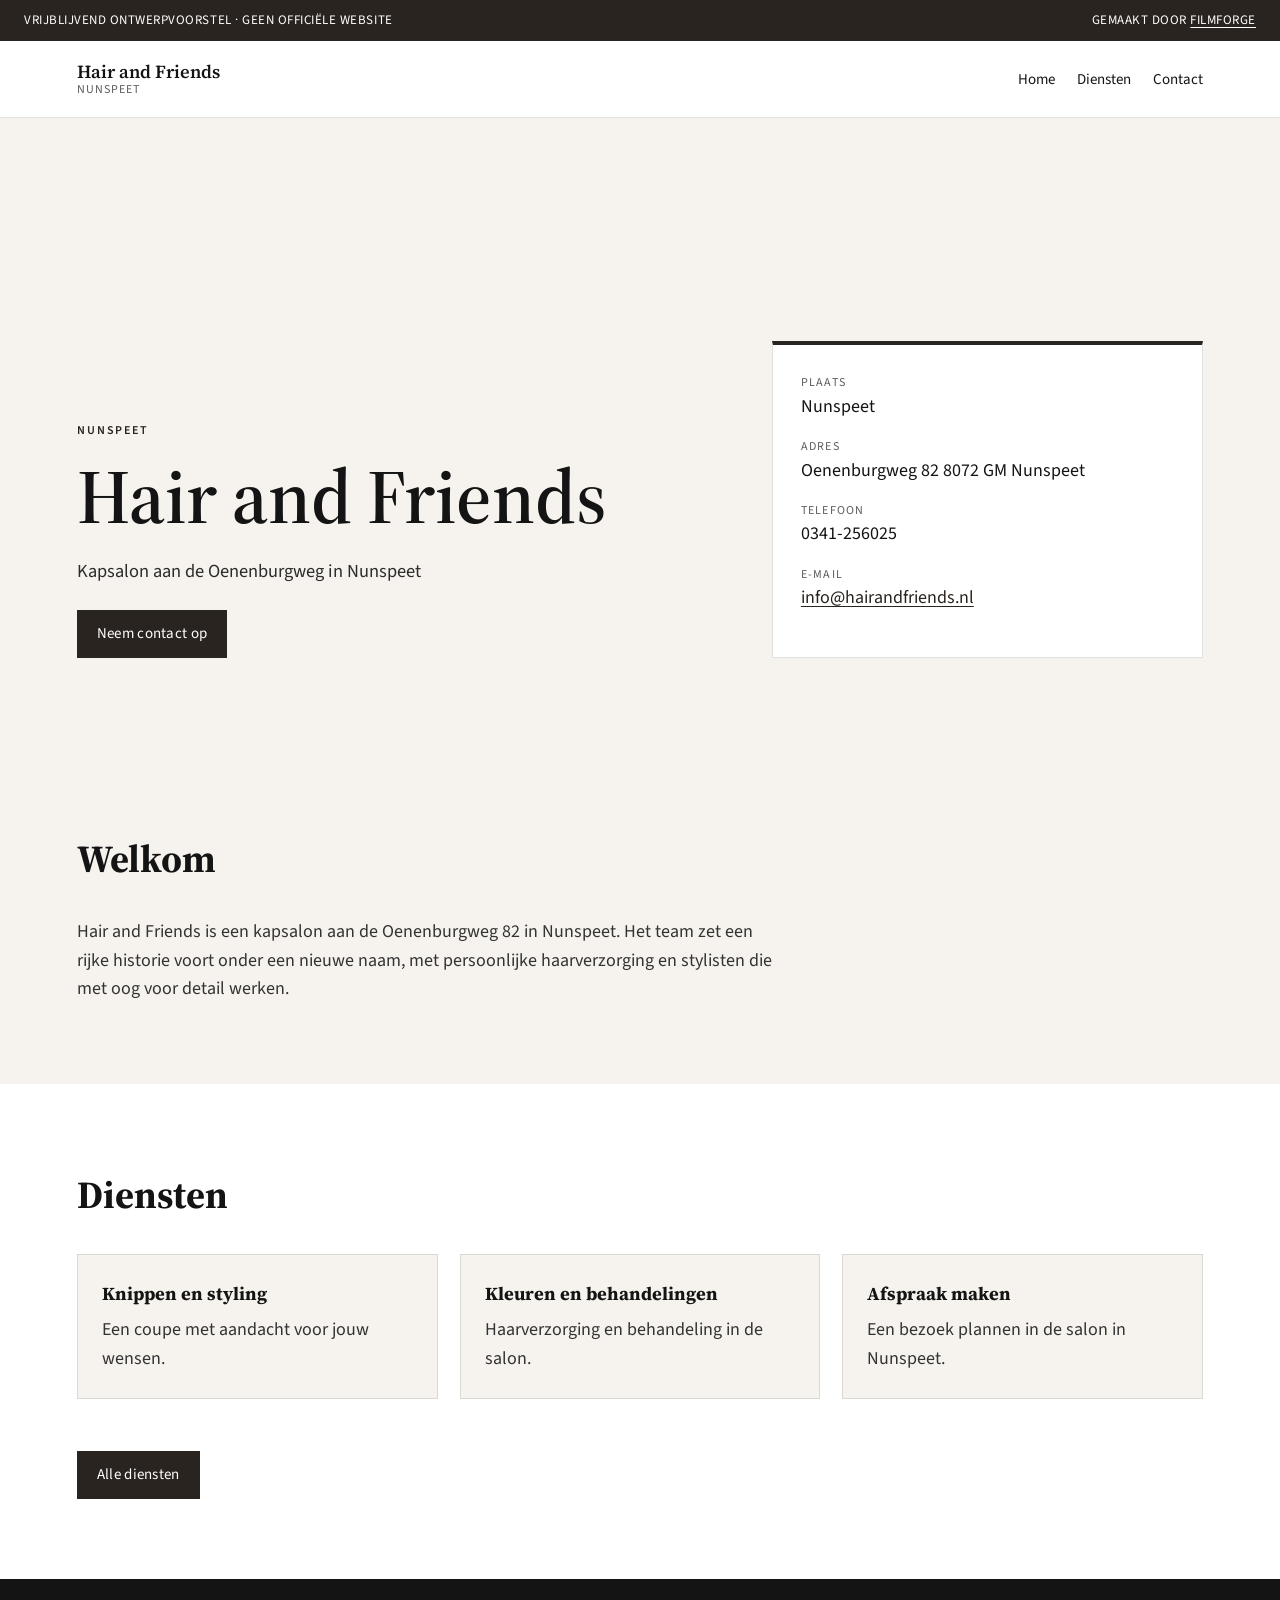
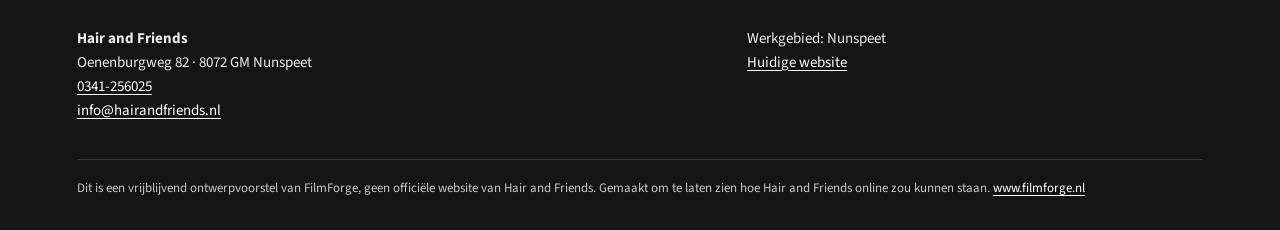
<file: index.html>
<!doctype html>
<html lang="nl">
<head>
<meta charset="utf-8">
<meta name="viewport" content="width=device-width, initial-scale=1">
<meta name="robots" content="noindex, nofollow">
<title>Hair and Friends · Nunspeet</title>
<meta name="description" content="Hair and Friends in Nunspeet — vrijblijvend ontwerpvoorstel van FilmForge.">
<link rel="preconnect" href="https://fonts.googleapis.com">
<link rel="preconnect" href="https://fonts.gstatic.com" crossorigin>
<link href="https://fonts.googleapis.com/css2?family=Source+Sans+3:wght@400;600&family=Source+Serif+4:opsz,wght@8..60,500;8..60,600&display=swap" rel="stylesheet">
<link rel="stylesheet" href="style.css">
</head>
<body>
<div class="ff-banner">
  <span>Vrijblijvend ontwerpvoorstel · geen officiële website</span>
  <span>Gemaakt door <a href="https://www.filmforge.nl" rel="noopener">FilmForge</a></span>
</div>
<header class="nav">
  <a class="brand" href="index.html">Hair and Friends<small>Nunspeet</small></a>
  <nav>
    <ul>
      <li><a href="index.html" aria-current="page">Home</a></li>
      <li><a href="diensten.html">Diensten</a></li>
      <li><a href="contact.html">Contact</a></li>
    </ul>
  </nav>
</header>

<section class="hero">
  <div>
    <p class="eyebrow">Nunspeet</p>
    <h1>Hair and Friends</h1>
    <p class="lede">Kapsalon aan de Oenenburgweg in Nunspeet</p>
    <a class="cta" href="contact.html">Neem contact op</a>
  </div>
  
    <aside class="hero-aside">
      <dl>
        <dt>Plaats</dt><dd>Nunspeet</dd>
        <dt>Adres</dt><dd>Oenenburgweg 82 8072 GM Nunspeet</dd>
        <dt>Telefoon</dt><dd>0341-256025</dd>
        <dt>E-mail</dt><dd><a href="mailto:info@hairandfriends.nl">info@hairandfriends.nl</a></dd>
      </dl>
    </aside>
</section>
<section class="section">
  <div class="prose">
    <h2>Welkom</h2>
    <p>Hair and Friends is een kapsalon aan de Oenenburgweg 82 in Nunspeet. Het team zet een rijke historie voort onder een nieuwe naam, met persoonlijke haarverzorging en stylisten die met oog voor detail werken.</p>
  </div>
</section>
<section class="section alt">
  <h2>Diensten</h2>
  <div class="grid"><article class="card"><h3>Knippen en styling</h3><p>Een coupe met aandacht voor jouw wensen.</p></article>
<article class="card"><h3>Kleuren en behandelingen</h3><p>Haarverzorging en behandeling in de salon.</p></article>
<article class="card"><h3>Afspraak maken</h3><p>Een bezoek plannen in de salon in Nunspeet.</p></article></div>
  <p style="margin-top:28px"><a class="cta" href="diensten.html">Alle diensten</a></p>
</section>

<footer class="site">
  <div class="footer-grid">
    <div>
      <strong>Hair and Friends</strong>
      <p>Oenenburgweg 82 · 8072 GM Nunspeet</p>
      <p><a href="tel:0341-256025">0341-256025</a></p>
      <p><a href="mailto:info@hairandfriends.nl">info@hairandfriends.nl</a></p>
    </div>
    <div>
      <p>Werkgebied: Nunspeet</p>
      <p><a href="https://hairandfriends.nl/">Huidige website</a></p>
    </div>
  </div>
  <p class="ff-note">Dit is een vrijblijvend ontwerpvoorstel van FilmForge, geen officiële website van Hair and Friends. Gemaakt om te laten zien hoe Hair and Friends online zou kunnen staan. <a href="https://www.filmforge.nl">www.filmforge.nl</a></p>
</footer>
</body>
</html>
</file>
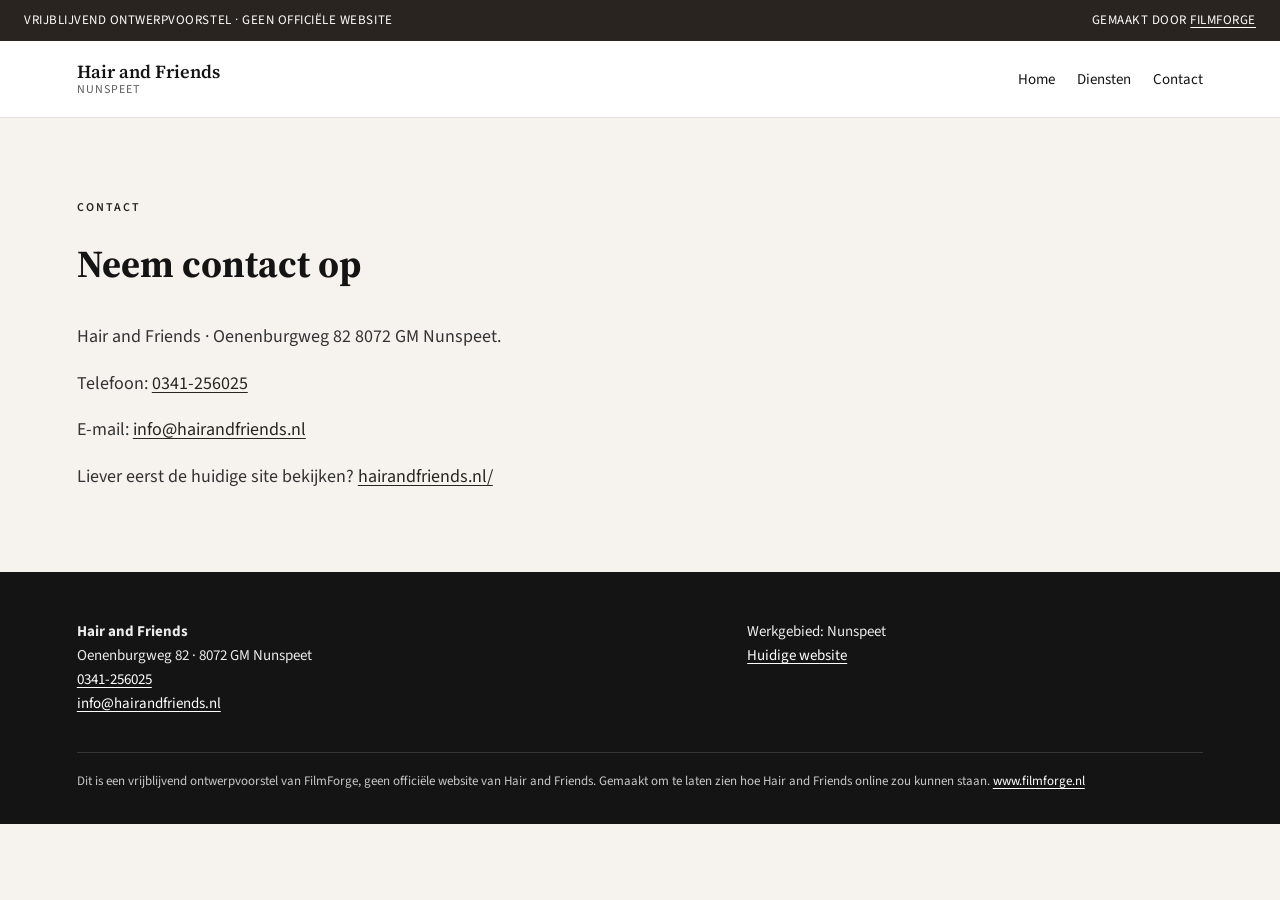
<file: contact.html>
<!doctype html>
<html lang="nl">
<head>
<meta charset="utf-8">
<meta name="viewport" content="width=device-width, initial-scale=1">
<meta name="robots" content="noindex, nofollow">
<title>Contact · Hair and Friends</title>
<meta name="description" content="Hair and Friends in Nunspeet — vrijblijvend ontwerpvoorstel van FilmForge.">
<link rel="preconnect" href="https://fonts.googleapis.com">
<link rel="preconnect" href="https://fonts.gstatic.com" crossorigin>
<link href="https://fonts.googleapis.com/css2?family=Source+Sans+3:wght@400;600&family=Source+Serif+4:opsz,wght@8..60,500;8..60,600&display=swap" rel="stylesheet">
<link rel="stylesheet" href="style.css">
</head>
<body>
<div class="ff-banner">
  <span>Vrijblijvend ontwerpvoorstel · geen officiële website</span>
  <span>Gemaakt door <a href="https://www.filmforge.nl" rel="noopener">FilmForge</a></span>
</div>
<header class="nav">
  <a class="brand" href="index.html">Hair and Friends<small>Nunspeet</small></a>
  <nav>
    <ul>
      <li><a href="index.html">Home</a></li>
      <li><a href="diensten.html">Diensten</a></li>
      <li><a href="contact.html" aria-current="page">Contact</a></li>
    </ul>
  </nav>
</header>

<section class="section">
  <p class="eyebrow">Contact</p>
  <h2>Neem contact op</h2>
  <div class="prose">
    <p>Hair and Friends · Oenenburgweg 82 8072 GM Nunspeet.</p>
    <p>Telefoon: <a href='tel:0341-256025'>0341-256025</a></p>
    <p>E-mail: <a href="mailto:info@hairandfriends.nl">info@hairandfriends.nl</a></p>
    
    <p>Liever eerst de huidige site bekijken? <a href="https://hairandfriends.nl/">hairandfriends.nl/</a></p>
  </div>
</section>

<footer class="site">
  <div class="footer-grid">
    <div>
      <strong>Hair and Friends</strong>
      <p>Oenenburgweg 82 · 8072 GM Nunspeet</p>
      <p><a href="tel:0341-256025">0341-256025</a></p>
      <p><a href="mailto:info@hairandfriends.nl">info@hairandfriends.nl</a></p>
    </div>
    <div>
      <p>Werkgebied: Nunspeet</p>
      <p><a href="https://hairandfriends.nl/">Huidige website</a></p>
    </div>
  </div>
  <p class="ff-note">Dit is een vrijblijvend ontwerpvoorstel van FilmForge, geen officiële website van Hair and Friends. Gemaakt om te laten zien hoe Hair and Friends online zou kunnen staan. <a href="https://www.filmforge.nl">www.filmforge.nl</a></p>
</footer>
</body>
</html>
</file>
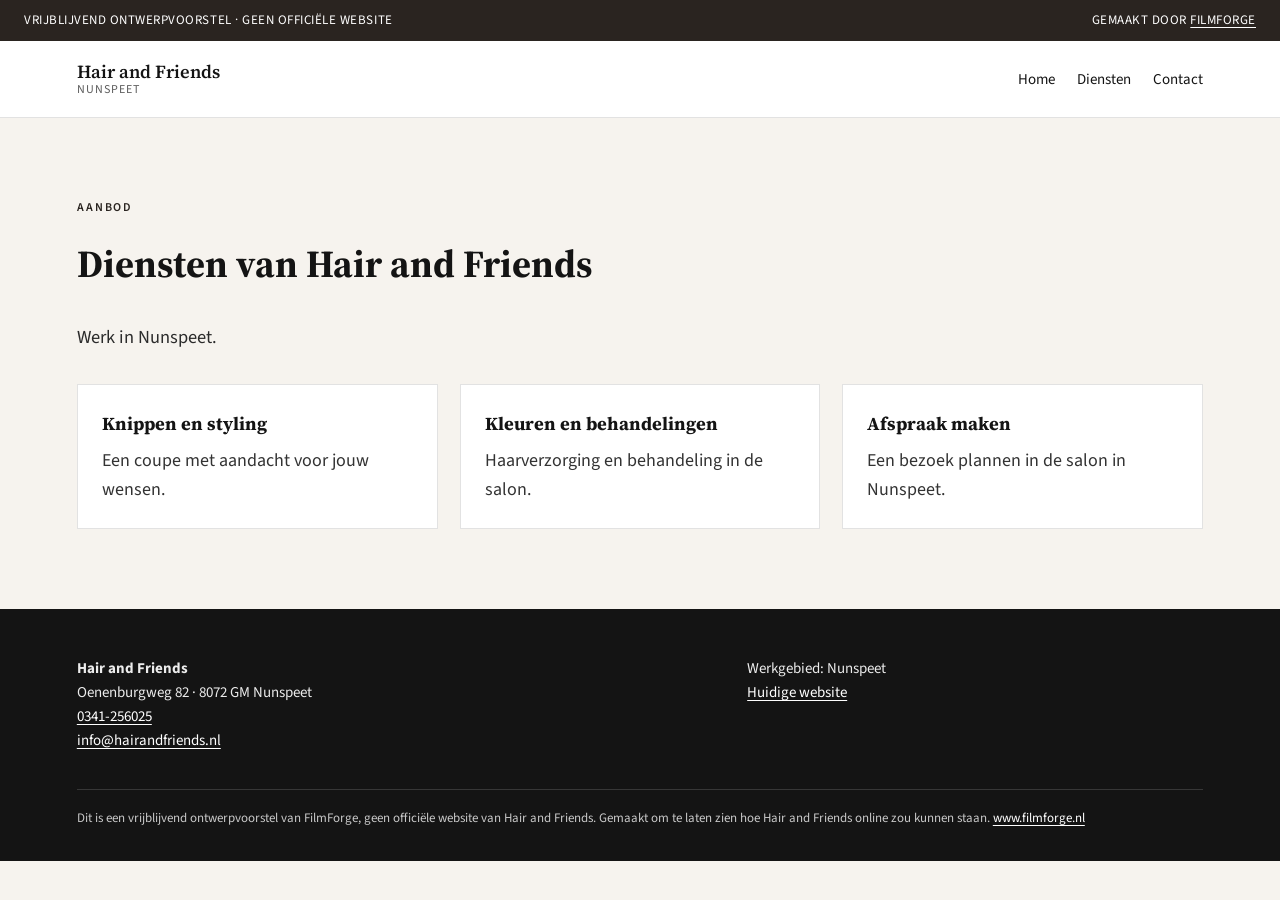
<file: diensten.html>
<!doctype html>
<html lang="nl">
<head>
<meta charset="utf-8">
<meta name="viewport" content="width=device-width, initial-scale=1">
<meta name="robots" content="noindex, nofollow">
<title>Diensten · Hair and Friends</title>
<meta name="description" content="Hair and Friends in Nunspeet — vrijblijvend ontwerpvoorstel van FilmForge.">
<link rel="preconnect" href="https://fonts.googleapis.com">
<link rel="preconnect" href="https://fonts.gstatic.com" crossorigin>
<link href="https://fonts.googleapis.com/css2?family=Source+Sans+3:wght@400;600&family=Source+Serif+4:opsz,wght@8..60,500;8..60,600&display=swap" rel="stylesheet">
<link rel="stylesheet" href="style.css">
</head>
<body>
<div class="ff-banner">
  <span>Vrijblijvend ontwerpvoorstel · geen officiële website</span>
  <span>Gemaakt door <a href="https://www.filmforge.nl" rel="noopener">FilmForge</a></span>
</div>
<header class="nav">
  <a class="brand" href="index.html">Hair and Friends<small>Nunspeet</small></a>
  <nav>
    <ul>
      <li><a href="index.html">Home</a></li>
      <li><a href="diensten.html" aria-current="page">Diensten</a></li>
      <li><a href="contact.html">Contact</a></li>
    </ul>
  </nav>
</header>

<section class="section">
  <p class="eyebrow">Aanbod</p>
  <h2>Diensten van Hair and Friends</h2>
  <p class="lede" style="margin-bottom:32px">Werk in Nunspeet.</p>
  <div class="grid"><article class="card"><h3>Knippen en styling</h3><p>Een coupe met aandacht voor jouw wensen.</p></article>
<article class="card"><h3>Kleuren en behandelingen</h3><p>Haarverzorging en behandeling in de salon.</p></article>
<article class="card"><h3>Afspraak maken</h3><p>Een bezoek plannen in de salon in Nunspeet.</p></article></div>
</section>

<footer class="site">
  <div class="footer-grid">
    <div>
      <strong>Hair and Friends</strong>
      <p>Oenenburgweg 82 · 8072 GM Nunspeet</p>
      <p><a href="tel:0341-256025">0341-256025</a></p>
      <p><a href="mailto:info@hairandfriends.nl">info@hairandfriends.nl</a></p>
    </div>
    <div>
      <p>Werkgebied: Nunspeet</p>
      <p><a href="https://hairandfriends.nl/">Huidige website</a></p>
    </div>
  </div>
  <p class="ff-note">Dit is een vrijblijvend ontwerpvoorstel van FilmForge, geen officiële website van Hair and Friends. Gemaakt om te laten zien hoe Hair and Friends online zou kunnen staan. <a href="https://www.filmforge.nl">www.filmforge.nl</a></p>
</footer>
</body>
</html>
</file>
<file: style.css>
:root {
  --ink: #141414;
  --muted: #5c5c5c;
  --paper: #f6f3ee;
  --card: #ffffff;
  --accent: #2a2420;
  --accent-2: #2a24202;
  --line: rgba(20,20,20,.12);
}
* { box-sizing: border-box; margin: 0; padding: 0; }
html { scroll-behavior: smooth; }
body {
  font-family: "Source Sans 3", "Segoe UI", sans-serif;
  color: var(--ink);
  background: var(--paper);
  line-height: 1.6;
  font-size: 18px;
}
a { color: var(--accent); text-decoration-thickness: 1px; text-underline-offset: 3px; }
img { max-width: 100%; }
.ff-banner {
  background: var(--accent);
  color: #fff;
  font-size: 13px;
  letter-spacing: .04em;
  text-transform: uppercase;
  padding: 10px 24px;
  display: flex;
  justify-content: space-between;
  gap: 16px;
  flex-wrap: wrap;
}
.ff-banner a { color: #fff; }
header.nav {
  display: flex;
  align-items: center;
  justify-content: space-between;
  gap: 24px;
  padding: 20px 6vw;
  border-bottom: 1px solid var(--line);
  background: var(--card);
  position: sticky;
  top: 0;
  z-index: 10;
}
.brand {
  font-family: "Source Serif 4", Georgia, serif;
  font-weight: 600;
  font-size: 1.15rem;
  color: var(--ink);
  text-decoration: none;
  line-height: 1.2;
}
.brand small { display: block; font-family: "Source Sans 3", sans-serif; font-weight: 400; font-size: 12px; letter-spacing: .08em; text-transform: uppercase; color: var(--muted); }
nav ul { display: flex; gap: 22px; list-style: none; flex-wrap: wrap; }
nav a { color: var(--ink); text-decoration: none; font-size: 15px; }
nav a:hover { color: var(--accent); }
.hero {
  padding: 12vh 6vw 10vh;
  display: grid;
  grid-template-columns: 1.2fr .8fr;
  gap: 48px;
  align-items: end;
  background:
    linear-gradient(120deg, rgba(255,255,255,.7), transparent 40%),
    radial-gradient(circle at 90% 10%, var(--accent-2), transparent 42%),
    radial-gradient(circle at 0% 100%, var(--accent), transparent 50%),
    var(--paper);
  min-height: 70vh;
}
.eyebrow { text-transform: uppercase; letter-spacing: .16em; font-size: 12px; color: var(--accent); font-weight: 600; margin-bottom: 16px; }
h1 {
  font-family: "Source Serif 4", Georgia, serif;
  font-size: clamp(2.4rem, 6vw, 5rem);
  line-height: 1.05;
  font-weight: 600;
  margin-bottom: 20px;
}
.lede { font-size: 1.15rem; max-width: 38rem; color: #2b2b2b; }
.hero-aside {
  background: var(--card);
  padding: 28px;
  border: 1px solid var(--line);
  border-top: 4px solid var(--accent);
}
.hero-aside dt { font-size: 12px; text-transform: uppercase; letter-spacing: .1em; color: var(--muted); }
.hero-aside dd { margin: 0 0 16px; }
.section { padding: 80px 6vw; }
.section.alt { background: var(--card); }
.section h2 {
  font-family: "Source Serif 4", Georgia, serif;
  font-size: clamp(1.8rem, 3vw, 2.6rem);
  margin-bottom: 28px;
}
.grid {
  display: grid;
  grid-template-columns: repeat(auto-fit, minmax(240px, 1fr));
  gap: 22px;
}
.card {
  background: var(--card);
  border: 1px solid var(--line);
  padding: 24px;
}
.section.alt .card { background: var(--paper); }
.card h3 { font-size: 1.15rem; margin-bottom: 8px; font-family: "Source Serif 4", Georgia, serif; }
.card p, .prose p { color: #333; }
.prose { max-width: 44rem; }
.prose p + p { margin-top: 1em; }
.cta {
  display: inline-block;
  margin-top: 24px;
  background: var(--accent);
  color: #fff;
  text-decoration: none;
  padding: 12px 20px;
  font-size: 15px;
  letter-spacing: .02em;
}
.cta:hover { filter: brightness(1.08); }
footer.site {
  padding: 48px 6vw 32px;
  background: var(--ink);
  color: #ececec;
  font-size: 15px;
}
footer.site a { color: #fff; }
.footer-grid { display: grid; grid-template-columns: 1.4fr 1fr; gap: 32px; margin-bottom: 36px; }
.ff-note {
  border-top: 1px solid rgba(255,255,255,.15);
  padding-top: 18px;
  font-size: 13px;
  color: #c8c8c8;
}
@media (max-width: 800px) {
  .hero, .footer-grid { grid-template-columns: 1fr; }
  header.nav { flex-direction: column; align-items: flex-start; }
}
</file>
